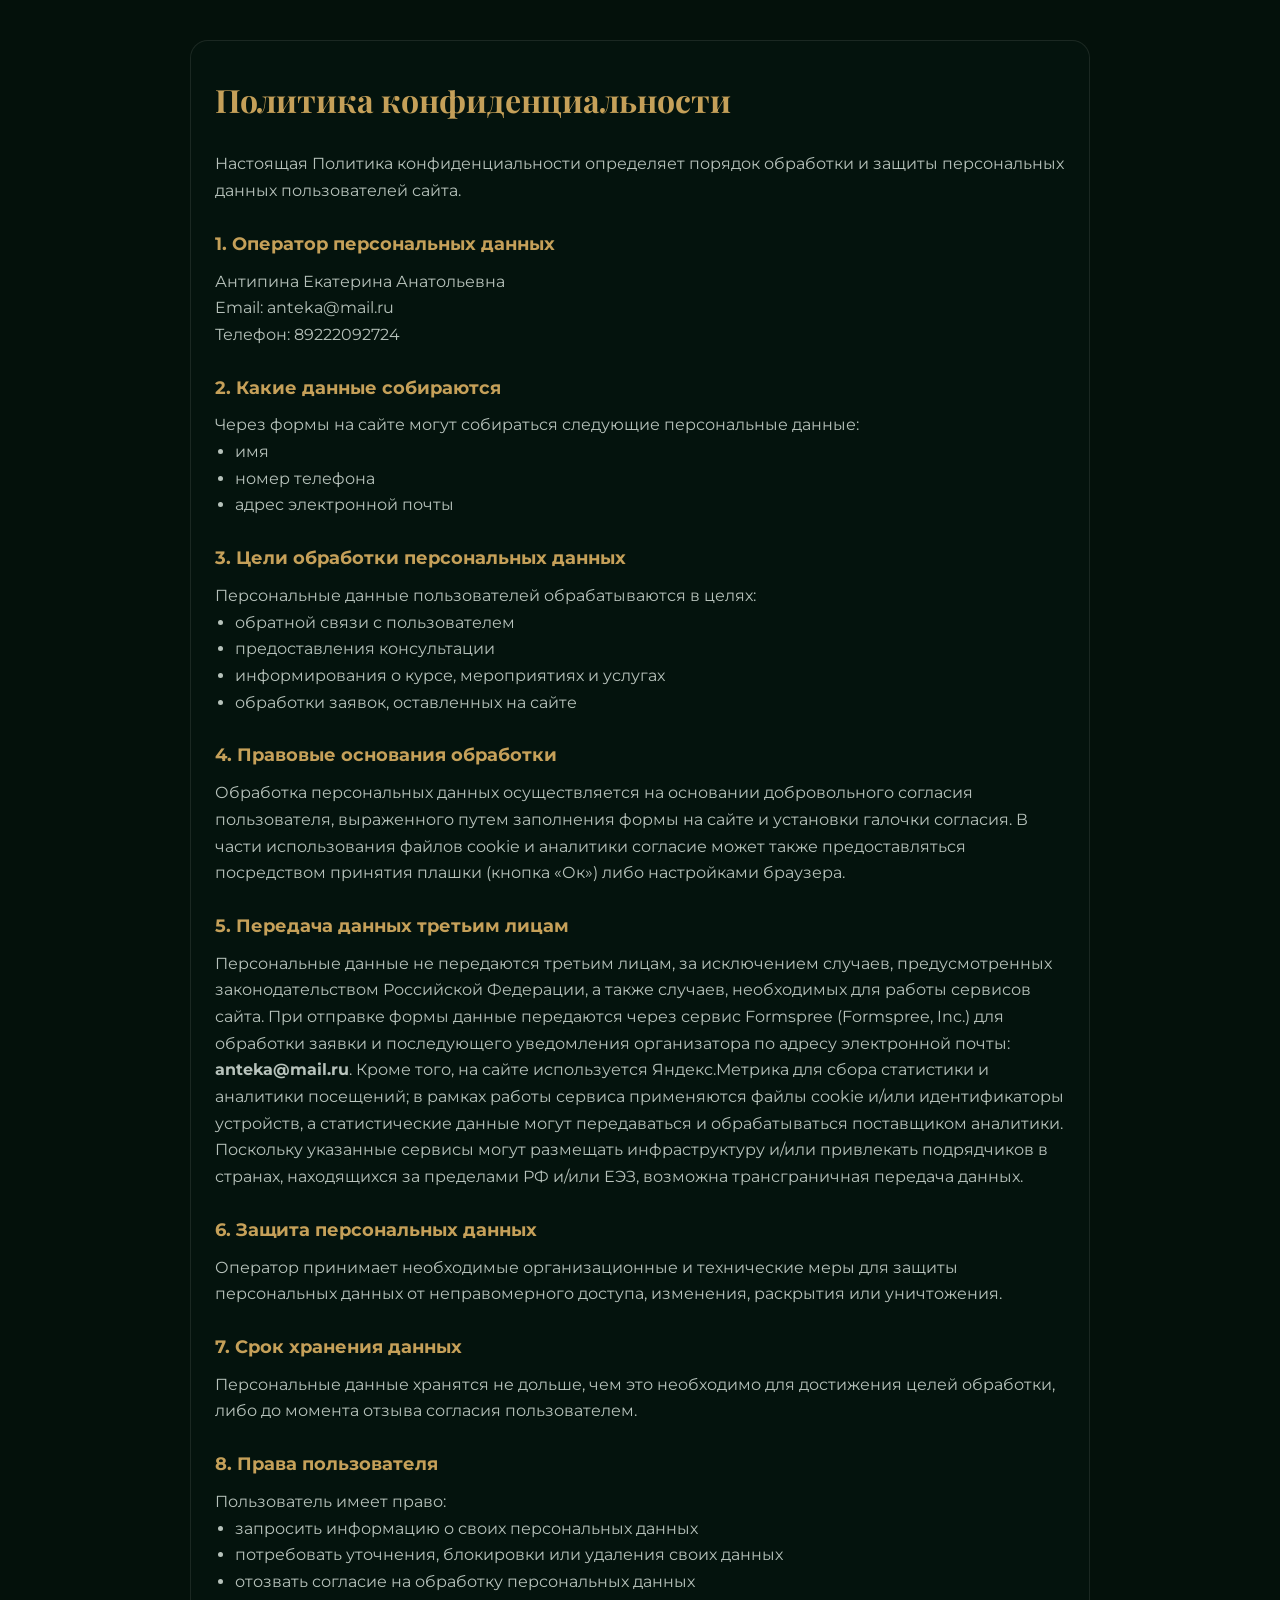
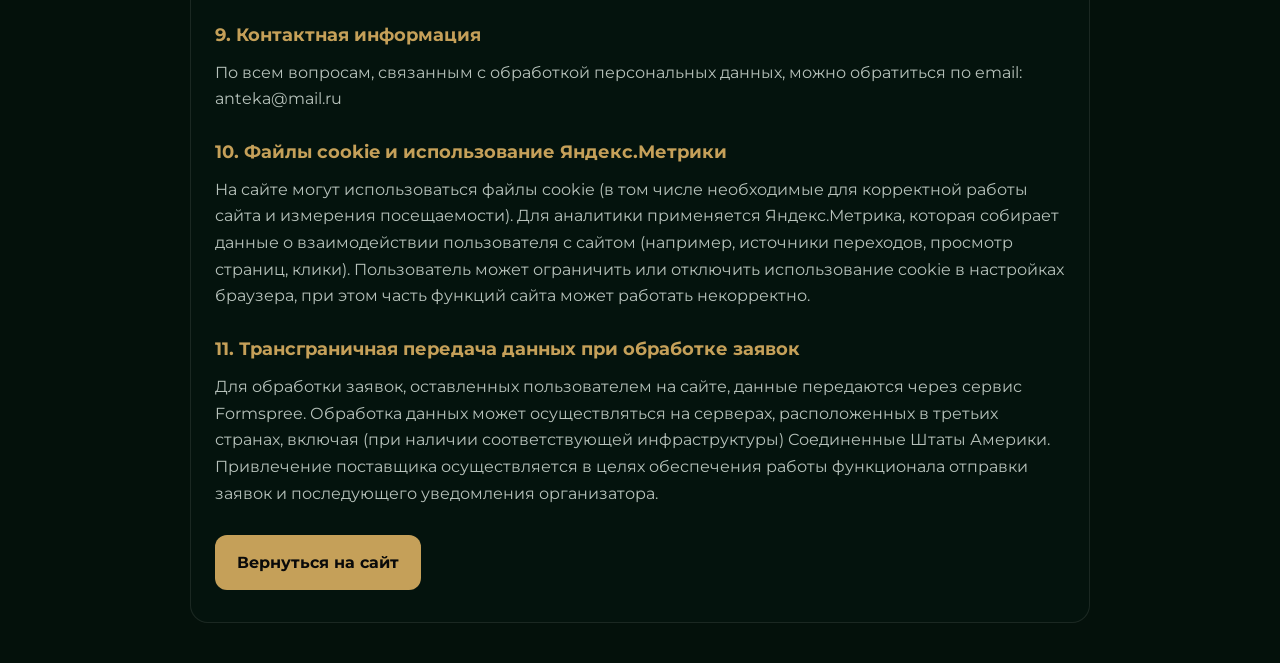
<file: privacy.html>
<!DOCTYPE html>
<html lang="ru">
<head>
  <meta charset="UTF-8" />
  <meta name="viewport" content="width=device-width, initial-scale=1.0" />
  <title>Политика конфиденциальности</title>

  <link rel="preconnect" href="https://fonts.googleapis.com">
  <link rel="preconnect" href="https://fonts.gstatic.com" crossorigin>
  <link href="https://fonts.googleapis.com/css2?family=Montserrat:wght@400;500;600;700&family=Playfair+Display:wght@600;700&display=swap" rel="stylesheet">

  <style>
    :root {
      --bg: #04110b;
      --card: rgba(6, 20, 14, 0.82);
      --accent: #c5a059;
      --text: #ffffff;
      --dim: #b7c2bb;
      --line: rgba(255,255,255,0.09);
    }

    * {
      box-sizing: border-box;
      margin: 0;
      padding: 0;
    }

    body {
      background: var(--bg);
      color: var(--text);
      font-family: "Montserrat", sans-serif;
      line-height: 1.7;
      padding: 40px 20px;
    }

    .wrap {
      max-width: 900px;
      margin: 0 auto;
      background: var(--card);
      border: 1px solid var(--line);
      border-radius: 18px;
      padding: 32px 24px;
    }

    h1 {
      font-family: "Playfair Display", serif;
      color: var(--accent);
      font-size: 2rem;
      margin-bottom: 24px;
    }

    h2 {
      font-size: 1.1rem;
      color: var(--accent);
      margin-top: 24px;
      margin-bottom: 10px;
    }

    p, li {
      color: var(--dim);
      font-size: 0.98rem;
    }

    ul {
      padding-left: 20px;
    }

    a {
      color: var(--accent);
      text-decoration: none;
    }

    a:hover {
      text-decoration: underline;
    }

    .back {
      display: inline-block;
      margin-top: 28px;
      padding: 14px 22px;
      background: var(--accent);
      color: #0a0a0a;
      text-decoration: none;
      font-weight: 700;
      border-radius: 12px;
    }
  </style>
</head>
<body>

  <div class="wrap">
    <h1>Политика конфиденциальности</h1>

    <p>
      Настоящая Политика конфиденциальности определяет порядок обработки и защиты персональных данных пользователей сайта.
    </p>

    <h2>1. Оператор персональных данных</h2>
    <p>
      Антипина Екатерина Анатольевна<br>
      Email: anteka@mail.ru<br>
      Телефон: 89222092724
    </p>

    <h2>2. Какие данные собираются</h2>
    <p>Через формы на сайте могут собираться следующие персональные данные:</p>
    <ul>
      <li>имя</li>
      <li>номер телефона</li>
      <li>адрес электронной почты</li>
    </ul>

    <h2>3. Цели обработки персональных данных</h2>
    <p>Персональные данные пользователей обрабатываются в целях:</p>
    <ul>
      <li>обратной связи с пользователем</li>
      <li>предоставления консультации</li>
      <li>информирования о курсе, мероприятиях и услугах</li>
      <li>обработки заявок, оставленных на сайте</li>
    </ul>

    <h2>4. Правовые основания обработки</h2>
    <p>
      Обработка персональных данных осуществляется на основании добровольного согласия пользователя, выраженного путем заполнения формы на сайте и установки галочки согласия.
      В части использования файлов cookie и аналитики согласие может также предоставляться посредством принятия плашки (кнопка «Ок») либо настройками браузера.
    </p>

    <h2>5. Передача данных третьим лицам</h2>
    <p>
      Персональные данные не передаются третьим лицам, за исключением случаев, предусмотренных законодательством Российской Федерации, а также случаев, необходимых для работы сервисов сайта.
      При отправке формы данные передаются через сервис Formspree (Formspree, Inc.) для обработки заявки и последующего уведомления организатора по адресу электронной почты: <b>anteka@mail.ru</b>.
      Кроме того, на сайте используется Яндекс.Метрика для сбора статистики и аналитики посещений; в рамках работы сервиса применяются файлы cookie и/или идентификаторы устройств, а статистические данные могут передаваться и обрабатываться поставщиком аналитики.
      Поскольку указанные сервисы могут размещать инфраструктуру и/или привлекать подрядчиков в странах, находящихся за пределами РФ и/или ЕЭЗ, возможна трансграничная передача данных.
    </p>

    <h2>6. Защита персональных данных</h2>
    <p>
      Оператор принимает необходимые организационные и технические меры для защиты персональных данных от неправомерного доступа, изменения, раскрытия или уничтожения.
    </p>

    <h2>7. Срок хранения данных</h2>
    <p>
      Персональные данные хранятся не дольше, чем это необходимо для достижения целей обработки, либо до момента отзыва согласия пользователем.
    </p>

    <h2>8. Права пользователя</h2>
    <p>Пользователь имеет право:</p>
    <ul>
      <li>запросить информацию о своих персональных данных</li>
      <li>потребовать уточнения, блокировки или удаления своих данных</li>
      <li>отозвать согласие на обработку персональных данных</li>
    </ul>

    <h2>9. Контактная информация</h2>
    <p>
      По всем вопросам, связанным с обработкой персональных данных, можно обратиться по email: anteka@mail.ru
    </p>

    <h2>10. Файлы cookie и использование Яндекс.Метрики</h2>
    <p>
      На сайте могут использоваться файлы cookie (в том числе необходимые для корректной работы сайта и измерения посещаемости).
      Для аналитики применяется Яндекс.Метрика, которая собирает данные о взаимодействии пользователя с сайтом (например, источники переходов, просмотр страниц, клики).
      Пользователь может ограничить или отключить использование cookie в настройках браузера, при этом часть функций сайта может работать некорректно.
    </p>

    <h2>11. Трансграничная передача данных при обработке заявок</h2>
    <p>
      Для обработки заявок, оставленных пользователем на сайте, данные передаются через сервис Formspree.
      Обработка данных может осуществляться на серверах, расположенных в третьих странах, включая (при наличии соответствующей инфраструктуры) Соединенные Штаты Америки.
      Привлечение поставщика осуществляется в целях обеспечения работы функционала отправки заявок и последующего уведомления организатора.
    </p>

    <a class="back" href="index.html">Вернуться на сайт</a>
  </div>

</body>
</html>
</file>
